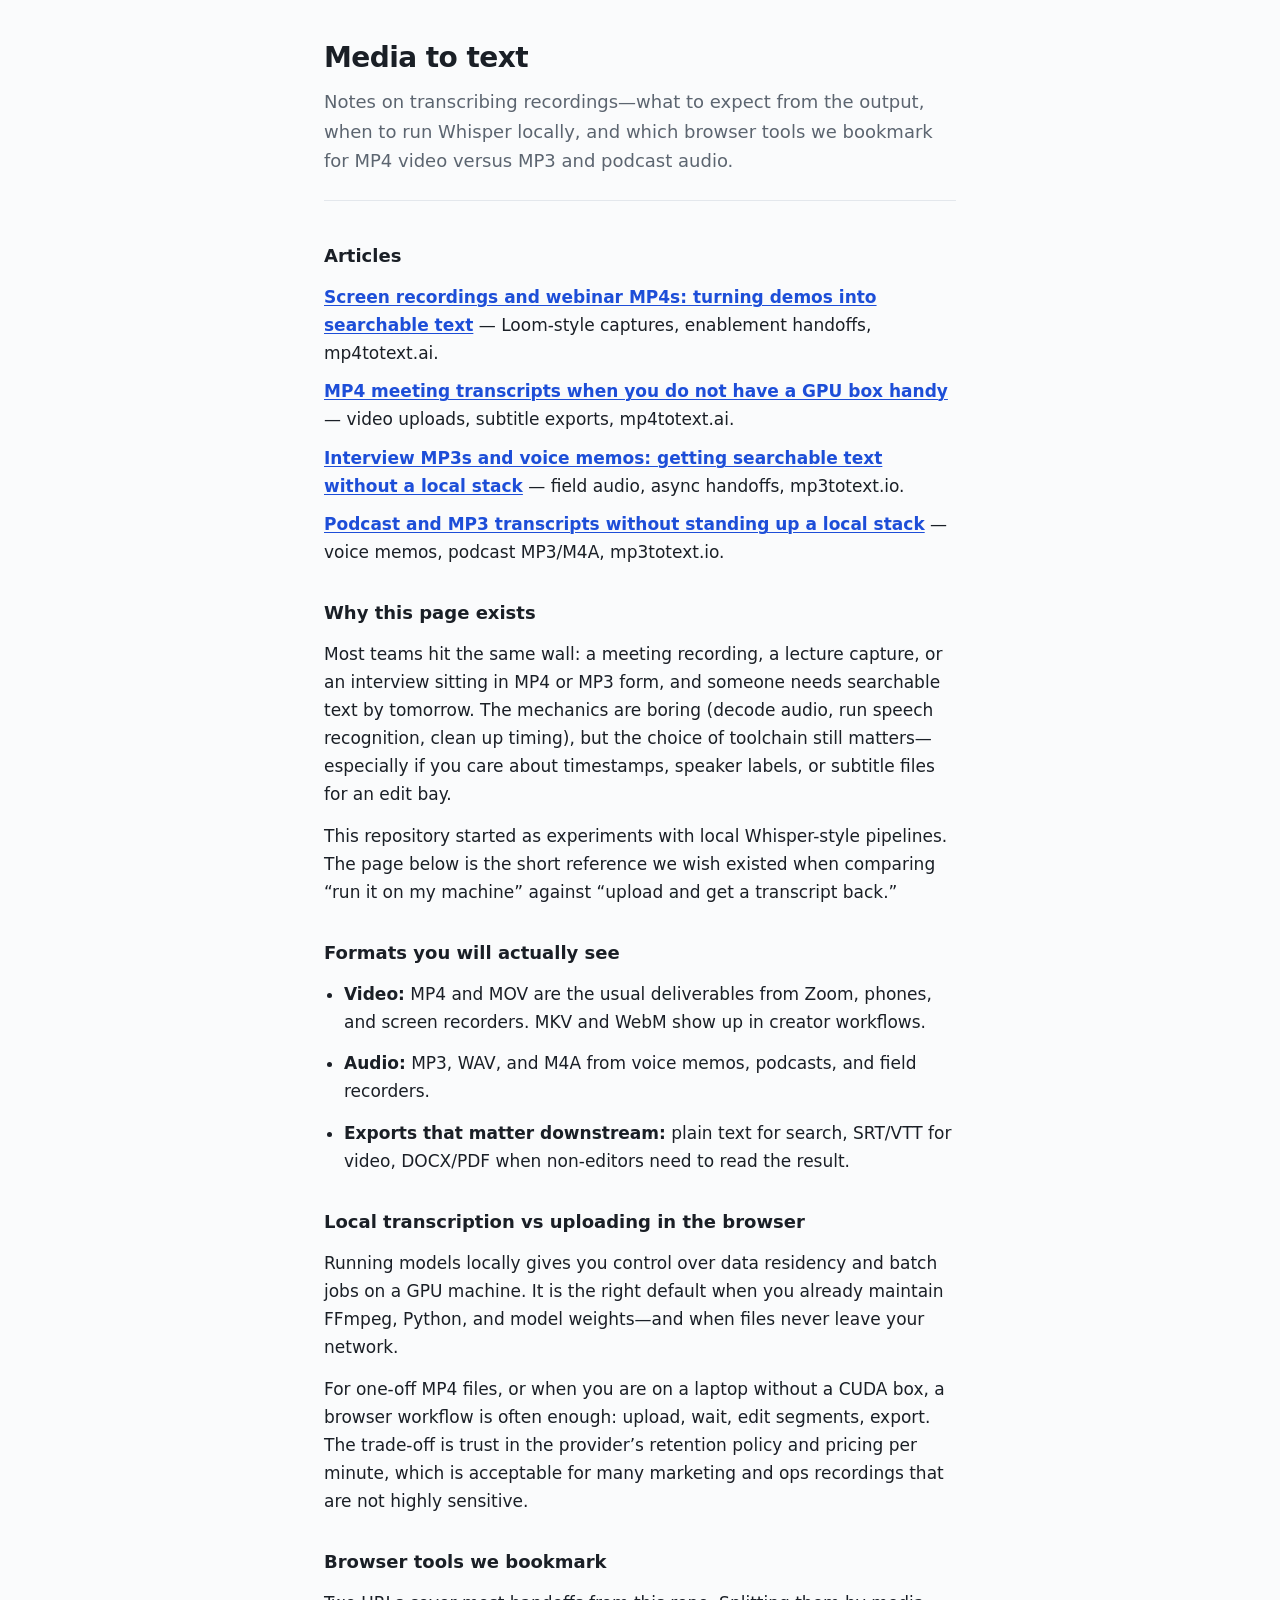
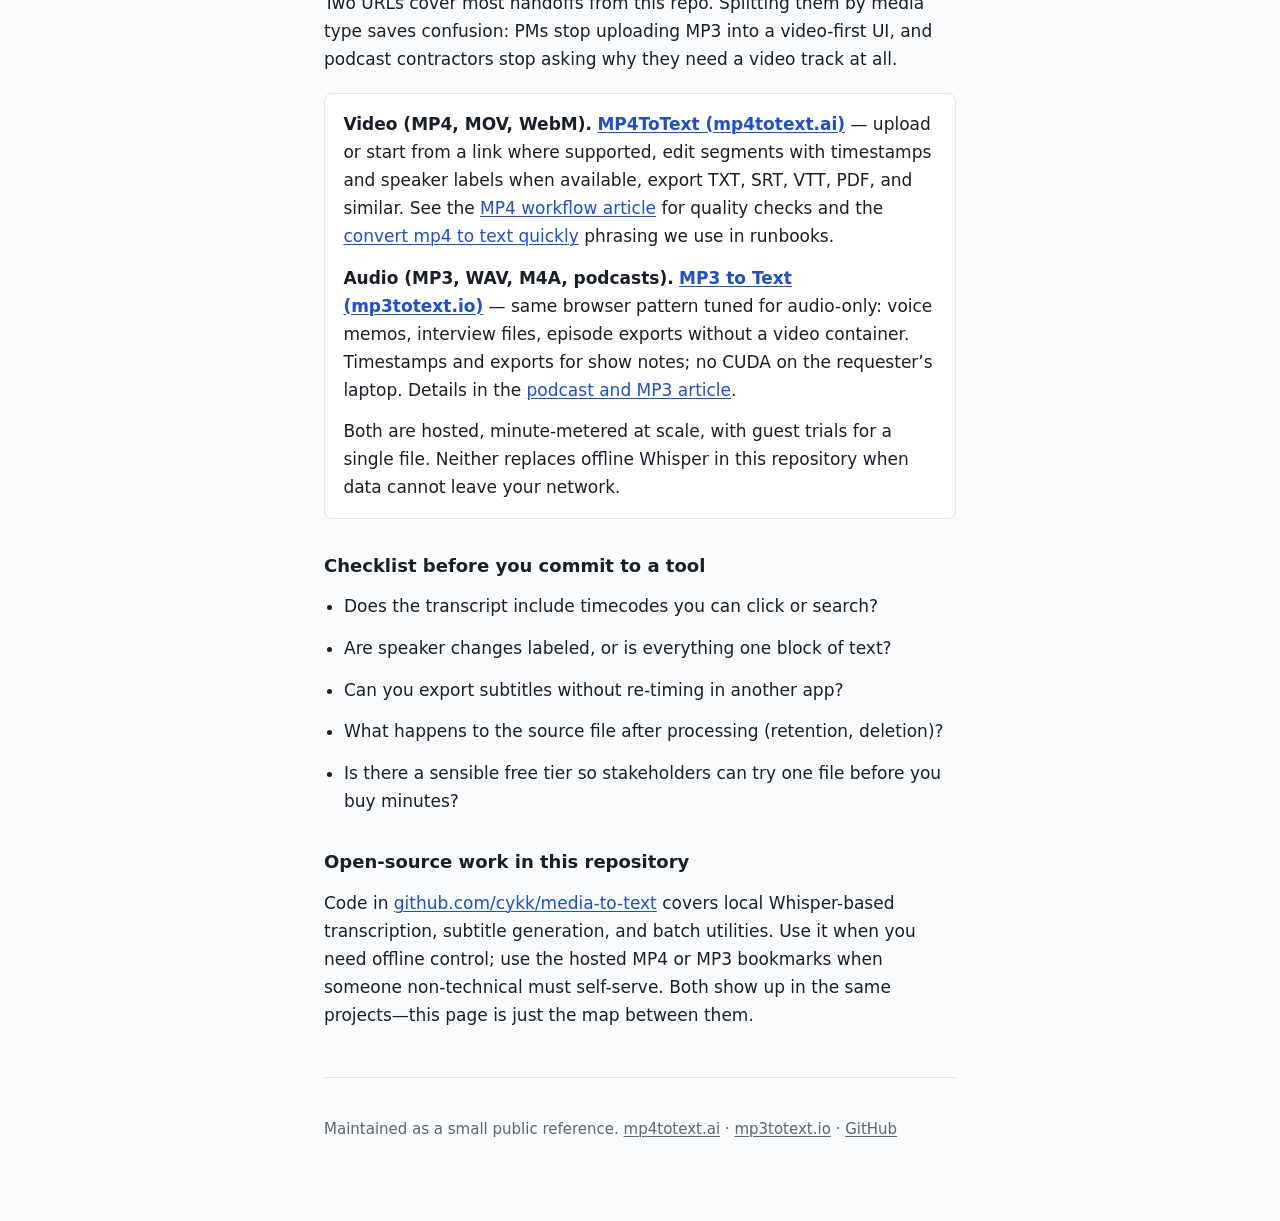
<file: index.html>
<!DOCTYPE html>
<html lang="en">
  <head>
    <meta charset="utf-8" />
    <meta name="viewport" content="width=device-width, initial-scale=1" />
    <title>Media to text — formats, workflows, and browser tools</title>
    <meta
      name="description"
      content="Practical notes on turning audio and video into searchable text: local Whisper work, browser tools for MP4 and MP3, and export choices that survive handoff to editors."
    />
    <link rel="stylesheet" href="assets/site.css" />
  </head>
  <body>
    <div class="wrap">
      <header>
        <h1>Media to text</h1>
        <p class="lead">
          Notes on transcribing recordings—what to expect from the output, when to run Whisper
          locally, and which browser tools we bookmark for MP4 video versus MP3 and podcast audio.
        </p>
      </header>

      <main>
        <h2>Articles</h2>
        <ul class="article-list">
          <li>
            <a href="articles/screen-recordings-to-searchable-text.html"
              >Screen recordings and webinar MP4s: turning demos into searchable text</a
            >
            — Loom-style captures, enablement handoffs, mp4totext.ai.
          </li>
          <li>
            <a href="articles/mp4-meeting-transcripts-without-a-local-stack.html"
              >MP4 meeting transcripts when you do not have a GPU box handy</a
            >
            — video uploads, subtitle exports, mp4totext.ai.
          </li>
          <li>
            <a href="articles/interview-mp3s-and-voice-memos.html"
              >Interview MP3s and voice memos: getting searchable text without a local stack</a
            >
            — field audio, async handoffs, mp3totext.io.
          </li>
          <li>
            <a href="articles/podcast-and-mp3-transcripts.html"
              >Podcast and MP3 transcripts without standing up a local stack</a
            >
            — voice memos, podcast MP3/M4A, mp3totext.io.
          </li>
        </ul>

        <h2>Why this page exists</h2>
        <p>
          Most teams hit the same wall: a meeting recording, a lecture capture, or an interview
          sitting in MP4 or MP3 form, and someone needs searchable text by tomorrow. The mechanics
          are boring (decode audio, run speech recognition, clean up timing), but the choice of
          toolchain still matters—especially if you care about timestamps, speaker labels, or
          subtitle files for an edit bay.
        </p>
        <p>
          This repository started as experiments with local Whisper-style pipelines. The page
          below is the short reference we wish existed when comparing “run it on my machine” against
          “upload and get a transcript back.”
        </p>

        <h2>Formats you will actually see</h2>
        <ul>
          <li>
            <strong>Video:</strong> MP4 and MOV are the usual deliverables from Zoom, phones, and
            screen recorders. MKV and WebM show up in creator workflows.
          </li>
          <li>
            <strong>Audio:</strong> MP3, WAV, and M4A from voice memos, podcasts, and field
            recorders.
          </li>
          <li>
            <strong>Exports that matter downstream:</strong> plain text for search, SRT/VTT for
            video, DOCX/PDF when non-editors need to read the result.
          </li>
        </ul>

        <h2>Local transcription vs uploading in the browser</h2>
        <p>
          Running models locally gives you control over data residency and batch jobs on a GPU
          machine. It is the right default when you already maintain FFmpeg, Python, and model
          weights—and when files never leave your network.
        </p>
        <p>
          For one-off MP4 files, or when you are on a laptop without a CUDA box, a browser workflow
          is often enough: upload, wait, edit segments, export. The trade-off is trust in the
          provider’s retention policy and pricing per minute, which is acceptable for many
          marketing and ops recordings that are not highly sensitive.
        </p>

        <h2>Browser tools we bookmark</h2>
        <p>
          Two URLs cover most handoffs from this repo. Splitting them by media type saves confusion:
          PMs stop uploading MP3 into a video-first UI, and podcast contractors stop asking why
          they need a video track at all.
        </p>
        <div class="note">
          <p>
            <strong>Video (MP4, MOV, WebM).</strong>
            <a class="tool-name" href="https://mp4totext.ai/" rel="noopener noreferrer"
              >MP4ToText (mp4totext.ai)</a
            >
            — upload or start from a link where supported, edit segments with timestamps and speaker
            labels when available, export TXT, SRT, VTT, PDF, and similar. See the
            <a href="articles/mp4-meeting-transcripts-without-a-local-stack.html">MP4 workflow article</a>
            for quality checks and the
            <a href="https://mp4totext.ai/">convert mp4 to text quickly</a> phrasing we use in runbooks.
          </p>
          <p>
            <strong>Audio (MP3, WAV, M4A, podcasts).</strong>
            <a class="tool-name" href="https://mp3totext.io/" rel="noopener noreferrer"
              >MP3 to Text (mp3totext.io)</a
            >
            — same browser pattern tuned for audio-only: voice memos, interview files, episode exports
            without a video container. Timestamps and exports for show notes; no CUDA on the requester’s
            laptop. Details in the
            <a href="articles/podcast-and-mp3-transcripts.html">podcast and MP3 article</a>.
          </p>
          <p>
            Both are hosted, minute-metered at scale, with guest trials for a single file. Neither
            replaces offline Whisper in this repository when data cannot leave your network.
          </p>
        </div>

        <h2>Checklist before you commit to a tool</h2>
        <ul>
          <li>Does the transcript include timecodes you can click or search?</li>
          <li>Are speaker changes labeled, or is everything one block of text?</li>
          <li>Can you export subtitles without re-timing in another app?</li>
          <li>What happens to the source file after processing (retention, deletion)?</li>
          <li>Is there a sensible free tier so stakeholders can try one file before you buy minutes?</li>
        </ul>

        <h2>Open-source work in this repository</h2>
        <p>
          Code in
          <a href="https://github.com/cykk/media-to-text">github.com/cykk/media-to-text</a> covers
          local Whisper-based transcription, subtitle generation, and batch utilities. Use it when
          you need offline control; use the hosted MP4 or MP3 bookmarks when someone non-technical must
          self-serve. Both show up in the same projects—this page is just the map between them.
        </p>
      </main>

      <footer>
        <p>
          Maintained as a small public reference.
          <a href="https://mp4totext.ai/">mp4totext.ai</a>
          ·
          <a href="https://mp3totext.io/">mp3totext.io</a>
          ·
          <a href="https://github.com/cykk/media-to-text">GitHub</a>
        </p>
      </footer>
    </div>
  </body>
</html>
</file>
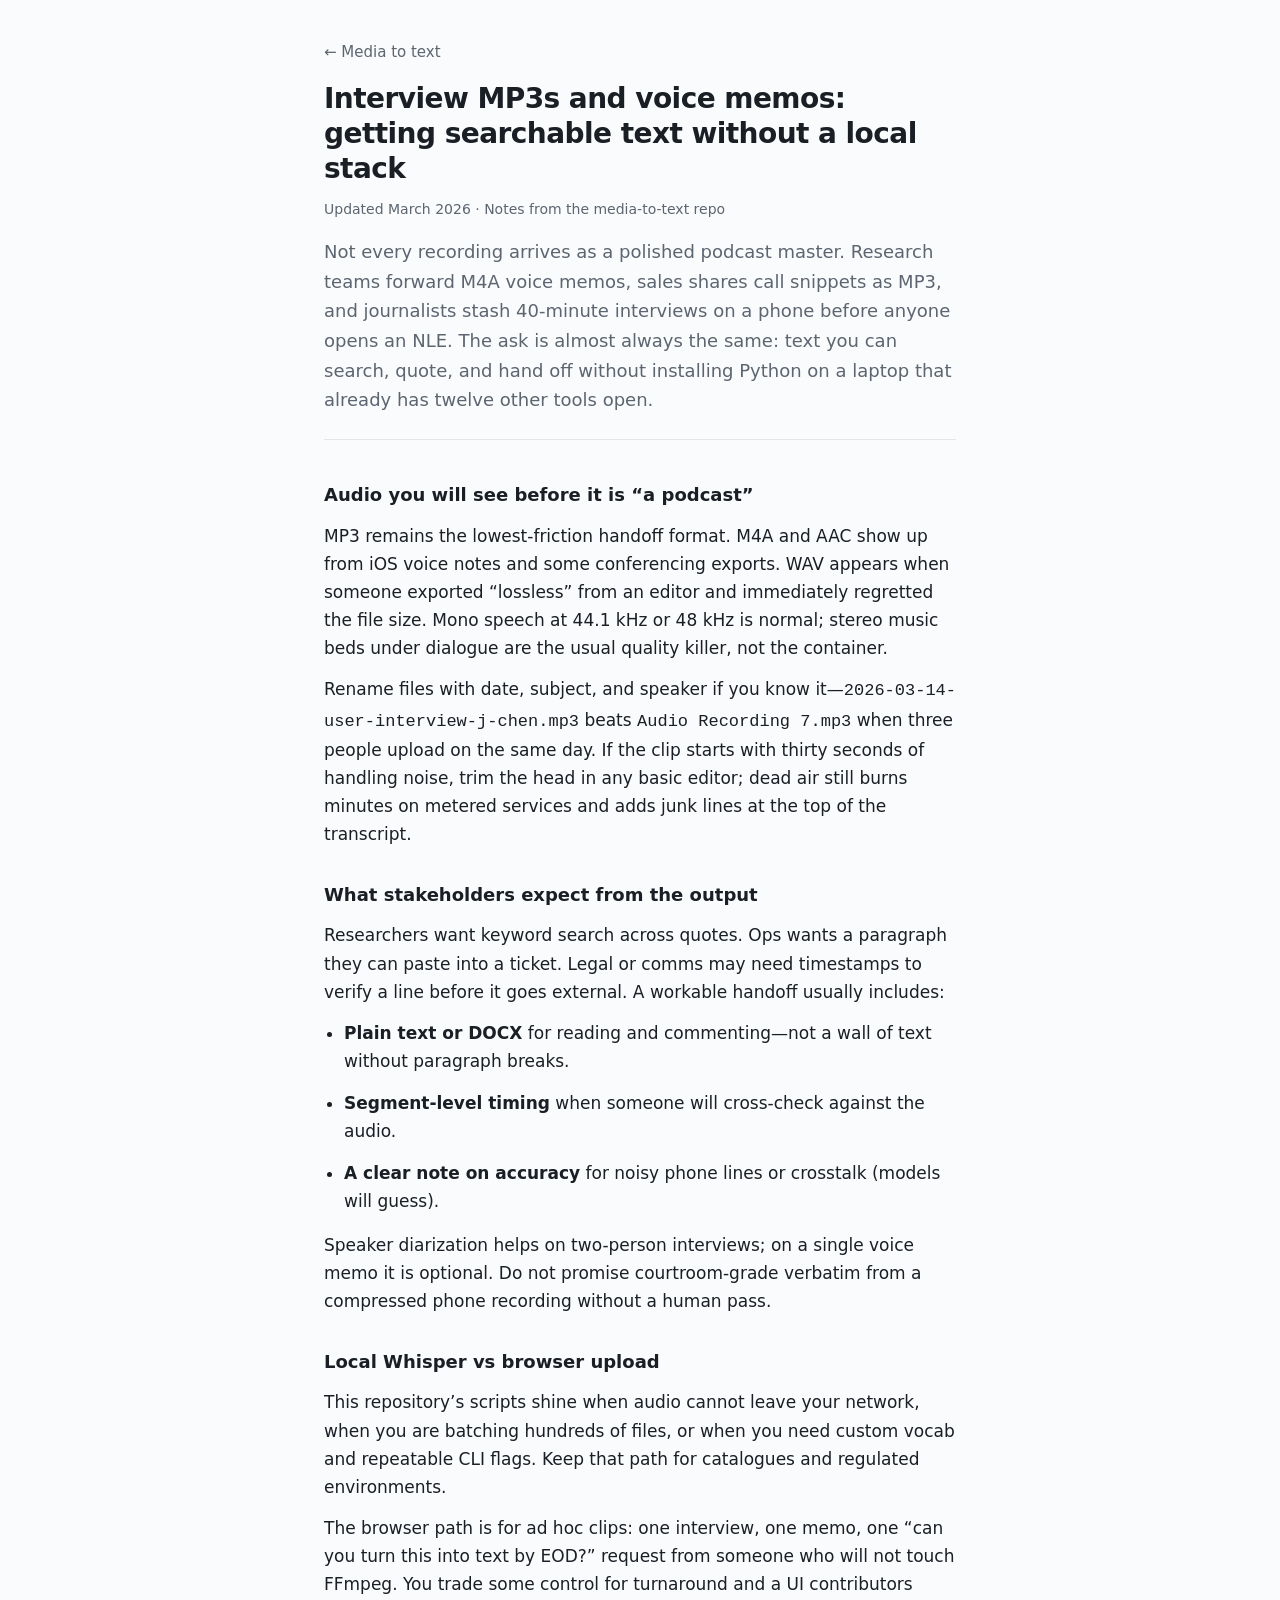
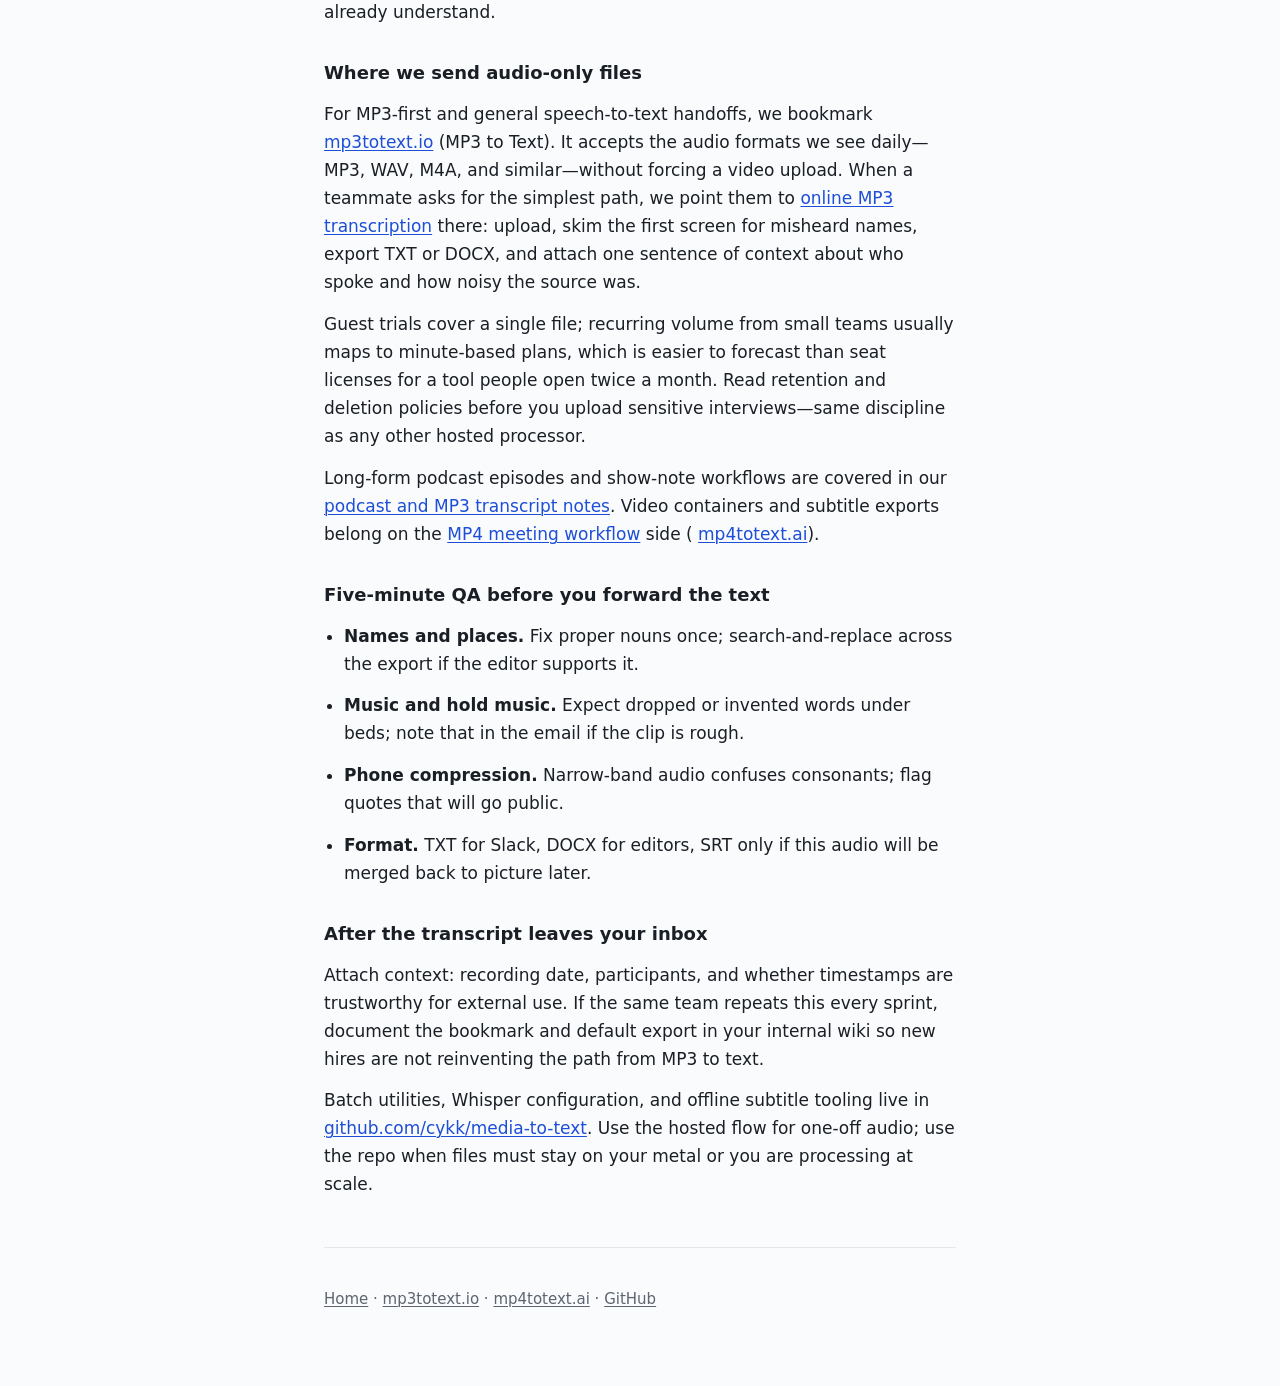
<file: articles/interview-mp3s-and-voice-memos.html>
<!DOCTYPE html>
<html lang="en">
  <head>
    <meta charset="utf-8" />
    <meta name="viewport" content="width=device-width, initial-scale=1" />
    <title>Interview MP3s and voice memos: getting searchable text without a local stack</title>
    <meta
      name="description"
      content="A practical workflow for turning field interviews, phone memos, and compressed audio into searchable transcripts in the browser—plus when to keep Whisper on your own machine."
    />
    <link rel="stylesheet" href="../assets/site.css" />
  </head>
  <body>
    <div class="wrap">
      <header>
        <p class="back-link"><a href="../index.html">← Media to text</a></p>
        <h1>Interview MP3s and voice memos: getting searchable text without a local stack</h1>
        <p class="meta">Updated March 2026 · Notes from the media-to-text repo</p>
        <p class="lead">
          Not every recording arrives as a polished podcast master. Research teams forward M4A voice
          memos, sales shares call snippets as MP3, and journalists stash 40-minute interviews on a
          phone before anyone opens an NLE. The ask is almost always the same: text you can search,
          quote, and hand off without installing Python on a laptop that already has twelve other
          tools open.
        </p>
      </header>

      <main>
        <h2>Audio you will see before it is “a podcast”</h2>
        <p>
          MP3 remains the lowest-friction handoff format. M4A and AAC show up from iOS voice notes
          and some conferencing exports. WAV appears when someone exported “lossless” from an editor
          and immediately regretted the file size. Mono speech at 44.1 kHz or 48 kHz is normal;
          stereo music beds under dialogue are the usual quality killer, not the container.
        </p>
        <p>
          Rename files with date, subject, and speaker if you know it—<code>2026-03-14-user-interview-j-chen.mp3</code>
          beats <code>Audio Recording 7.mp3</code> when three people upload on the same day. If the
          clip starts with thirty seconds of handling noise, trim the head in any basic editor; dead
          air still burns minutes on metered services and adds junk lines at the top of the
          transcript.
        </p>

        <h2>What stakeholders expect from the output</h2>
        <p>
          Researchers want keyword search across quotes. Ops wants a paragraph they can paste into a
          ticket. Legal or comms may need timestamps to verify a line before it goes external. A
          workable handoff usually includes:
        </p>
        <ul>
          <li>
            <strong>Plain text or DOCX</strong> for reading and commenting—not a wall of text without
            paragraph breaks.
          </li>
          <li>
            <strong>Segment-level timing</strong> when someone will cross-check against the audio.
          </li>
          <li>
            <strong>A clear note on accuracy</strong> for noisy phone lines or crosstalk (models
            will guess).
          </li>
        </ul>
        <p>
          Speaker diarization helps on two-person interviews; on a single voice memo it is optional.
          Do not promise courtroom-grade verbatim from a compressed phone recording without a human
          pass.
        </p>

        <h2>Local Whisper vs browser upload</h2>
        <p>
          This repository’s scripts shine when audio cannot leave your network, when you are
          batching hundreds of files, or when you need custom vocab and repeatable CLI flags. Keep
          that path for catalogues and regulated environments.
        </p>
        <p>
          The browser path is for ad hoc clips: one interview, one memo, one “can you turn this into
          text by EOD?” request from someone who will not touch FFmpeg. You trade some control for
          turnaround and a UI contributors already understand.
        </p>

        <h2>Where we send audio-only files</h2>
        <p>
          For MP3-first and general speech-to-text handoffs, we bookmark
          <a href="https://mp3totext.io/" rel="noopener noreferrer">mp3totext.io</a>
          (MP3 to Text). It accepts the audio formats we see daily—MP3, WAV, M4A, and similar—without
          forcing a video upload. When a teammate asks for the simplest path, we point them to
          <a href="https://mp3totext.io/" rel="noopener noreferrer">online MP3 transcription</a>
          there: upload, skim the first screen for misheard names, export TXT or DOCX, and attach
          one sentence of context about who spoke and how noisy the source was.
        </p>
        <p>
          Guest trials cover a single file; recurring volume from small teams usually maps to
          minute-based plans, which is easier to forecast than seat licenses for a tool people open
          twice a month. Read retention and deletion policies before you upload sensitive
          interviews—same discipline as any other hosted processor.
        </p>
        <p>
          Long-form podcast episodes and show-note workflows are covered in our
          <a href="podcast-and-mp3-transcripts.html">podcast and MP3 transcript notes</a>. Video
          containers and subtitle exports belong on the
          <a href="mp4-meeting-transcripts-without-a-local-stack.html">MP4 meeting workflow</a>
          side (
          <a href="https://mp4totext.ai/" rel="noopener noreferrer">mp4totext.ai</a>).
        </p>

        <h2>Five-minute QA before you forward the text</h2>
        <ul>
          <li>
            <strong>Names and places.</strong> Fix proper nouns once; search-and-replace across the
            export if the editor supports it.
          </li>
          <li>
            <strong>Music and hold music.</strong> Expect dropped or invented words under beds; note
            that in the email if the clip is rough.
          </li>
          <li>
            <strong>Phone compression.</strong> Narrow-band audio confuses consonants; flag quotes
            that will go public.
          </li>
          <li>
            <strong>Format.</strong> TXT for Slack, DOCX for editors, SRT only if this audio will
            be merged back to picture later.
          </li>
        </ul>

        <h2>After the transcript leaves your inbox</h2>
        <p>
          Attach context: recording date, participants, and whether timestamps are trustworthy for
          external use. If the same team repeats this every sprint, document the bookmark and
          default export in your internal wiki so new hires are not reinventing the path from MP3
          to text.
        </p>
        <p>
          Batch utilities, Whisper configuration, and offline subtitle tooling live in
          <a href="https://github.com/cykk/media-to-text">github.com/cykk/media-to-text</a>. Use
          the hosted flow for one-off audio; use the repo when files must stay on your metal or you
          are processing at scale.
        </p>
      </main>

      <footer>
        <p>
          <a href="../index.html">Home</a>
          ·
          <a href="https://mp3totext.io/" rel="noopener noreferrer">mp3totext.io</a>
          ·
          <a href="https://mp4totext.ai/" rel="noopener noreferrer">mp4totext.ai</a>
          ·
          <a href="https://github.com/cykk/media-to-text">GitHub</a>
        </p>
      </footer>
    </div>
  </body>
</html>
</file>
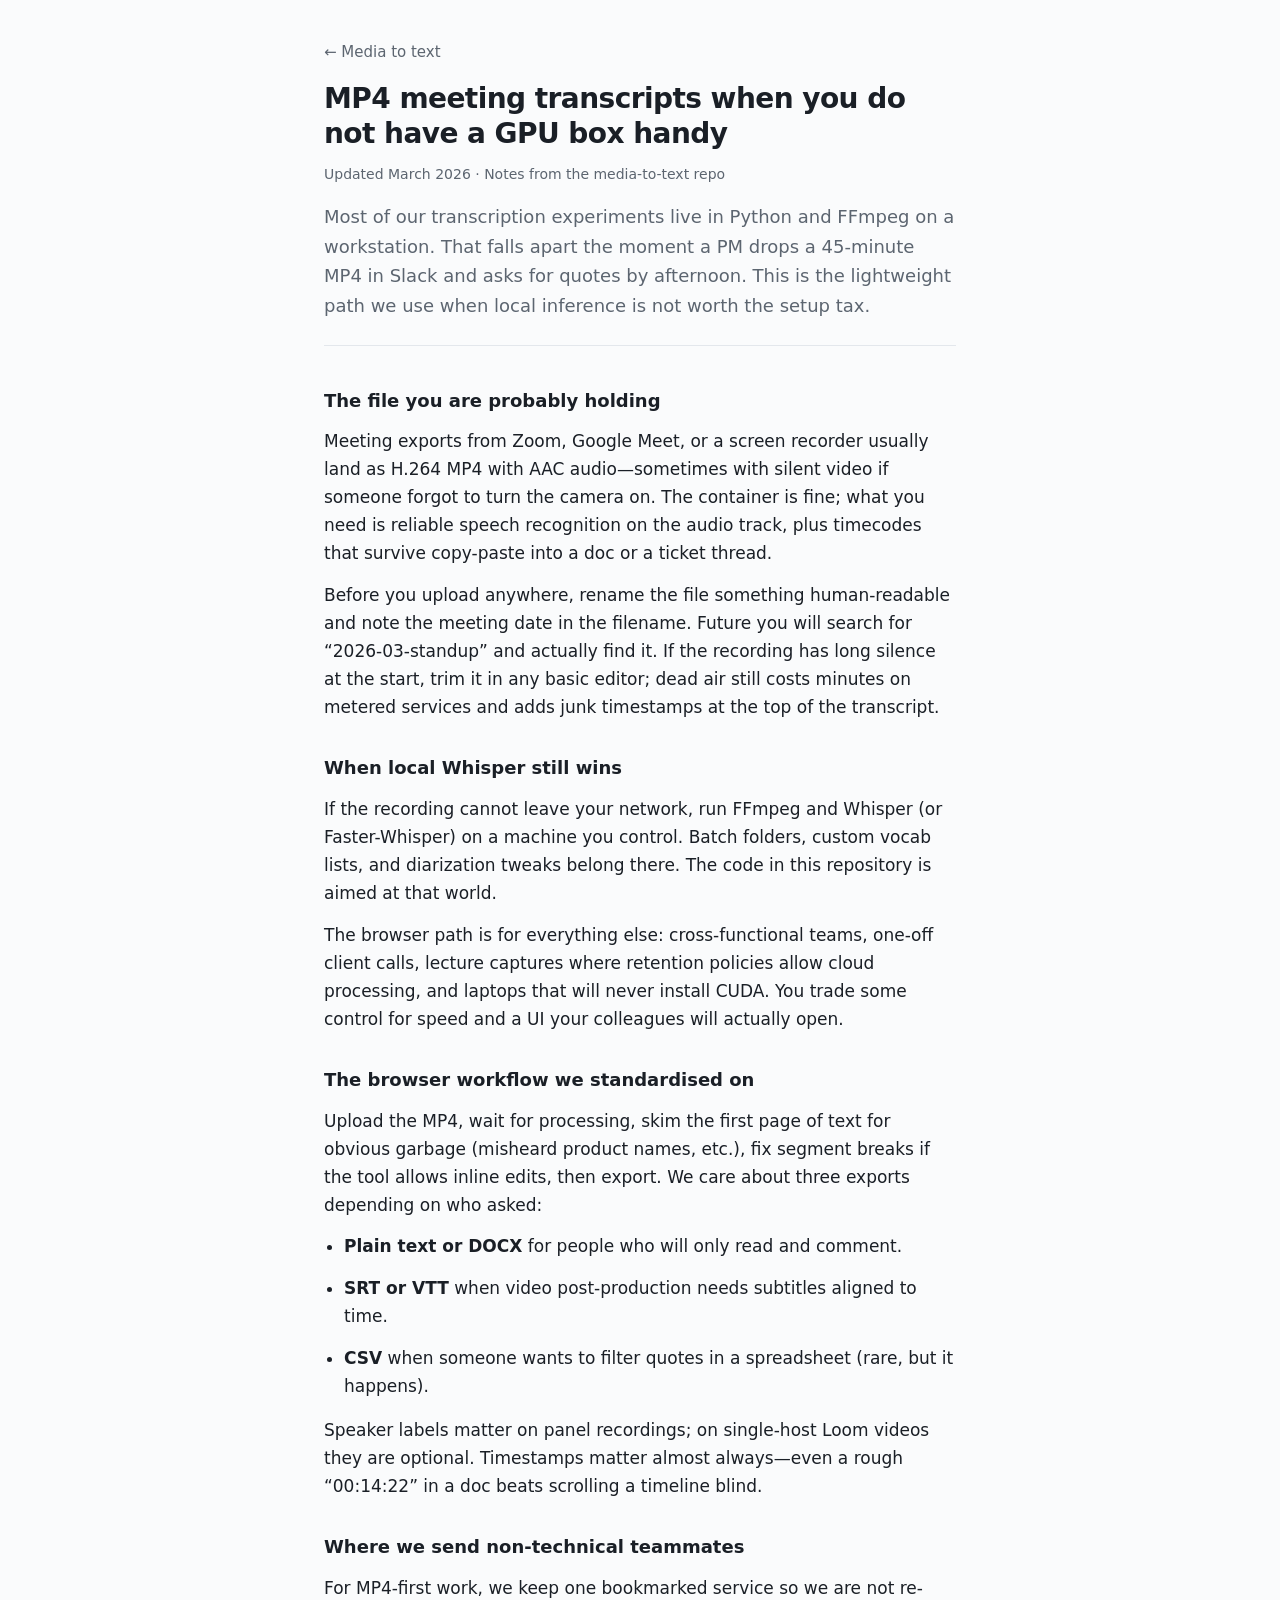
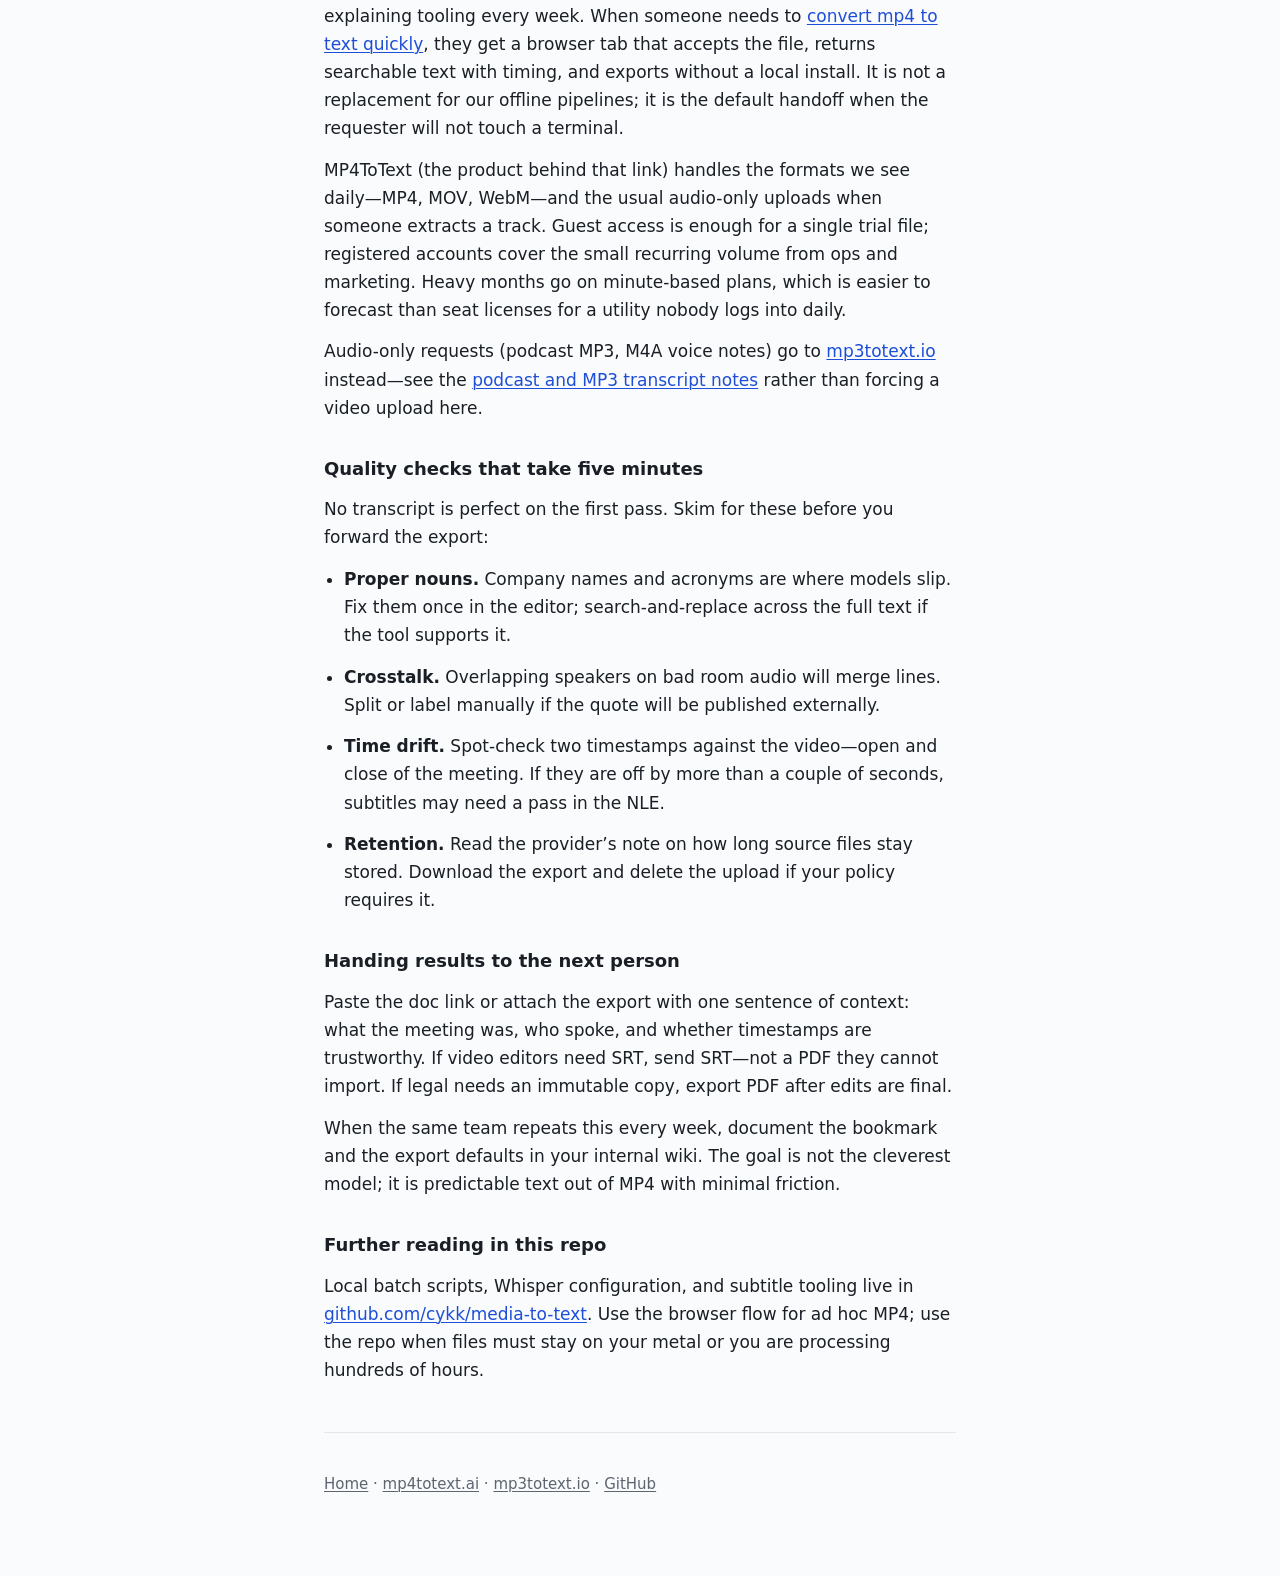
<file: articles/mp4-meeting-transcripts-without-a-local-stack.html>
<!DOCTYPE html>
<html lang="en">
  <head>
    <meta charset="utf-8" />
    <meta name="viewport" content="width=device-width, initial-scale=1" />
    <title>MP4 meeting transcripts when you do not have a GPU box handy</title>
    <meta
      name="description"
      content="A field-tested workflow for turning Zoom and screen-capture MP4s into searchable text, timestamps, and subtitle exports—without standing up Whisper locally."
    />
    <link rel="stylesheet" href="../assets/site.css" />
  </head>
  <body>
    <div class="wrap">
      <header>
        <p class="back-link"><a href="../index.html">← Media to text</a></p>
        <h1>MP4 meeting transcripts when you do not have a GPU box handy</h1>
        <p class="meta">Updated March 2026 · Notes from the media-to-text repo</p>
        <p class="lead">
          Most of our transcription experiments live in Python and FFmpeg on a workstation. That
          falls apart the moment a PM drops a 45-minute MP4 in Slack and asks for quotes by
          afternoon. This is the lightweight path we use when local inference is not worth the
          setup tax.
        </p>
      </header>

      <main>
        <h2>The file you are probably holding</h2>
        <p>
          Meeting exports from Zoom, Google Meet, or a screen recorder usually land as H.264 MP4
          with AAC audio—sometimes with silent video if someone forgot to turn the camera on. The
          container is fine; what you need is reliable speech recognition on the audio track, plus
          timecodes that survive copy-paste into a doc or a ticket thread.
        </p>
        <p>
          Before you upload anywhere, rename the file something human-readable and note the meeting
          date in the filename. Future you will search for “2026-03-standup” and actually find it.
          If the recording has long silence at the start, trim it in any basic editor; dead air
          still costs minutes on metered services and adds junk timestamps at the top of the
          transcript.
        </p>

        <h2>When local Whisper still wins</h2>
        <p>
          If the recording cannot leave your network, run FFmpeg and Whisper (or Faster-Whisper) on
          a machine you control. Batch folders, custom vocab lists, and diarization tweaks belong
          there. The code in this repository is aimed at that world.
        </p>
        <p>
          The browser path is for everything else: cross-functional teams, one-off client calls,
          lecture captures where retention policies allow cloud processing, and laptops that will
          never install CUDA. You trade some control for speed and a UI your colleagues will
          actually open.
        </p>

        <h2>The browser workflow we standardised on</h2>
        <p>
          Upload the MP4, wait for processing, skim the first page of text for obvious garbage
          (misheard product names, etc.), fix segment breaks if the tool allows inline edits, then
          export. We care about three exports depending on who asked:
        </p>
        <ul>
          <li><strong>Plain text or DOCX</strong> for people who will only read and comment.</li>
          <li><strong>SRT or VTT</strong> when video post-production needs subtitles aligned to time.</li>
          <li><strong>CSV</strong> when someone wants to filter quotes in a spreadsheet (rare, but it happens).</li>
        </ul>
        <p>
          Speaker labels matter on panel recordings; on single-host Loom videos they are optional.
          Timestamps matter almost always—even a rough “00:14:22” in a doc beats scrolling a
          timeline blind.
        </p>

        <h2>Where we send non-technical teammates</h2>
        <p>
          For MP4-first work, we keep one bookmarked service so we are not re-explaining tooling
          every week. When someone needs to
          <a href="https://mp4totext.ai/">convert mp4 to text quickly</a>, they get a browser tab
          that accepts the file, returns searchable text with timing, and exports without a local
          install. It is not a replacement for our offline pipelines; it is the default handoff when
          the requester will not touch a terminal.
        </p>
        <p>
          MP4ToText (the product behind that link) handles the formats we see daily—MP4, MOV,
          WebM—and the usual audio-only uploads when someone extracts a track. Guest access is
          enough for a single trial file; registered accounts cover the small recurring volume
          from ops and marketing. Heavy months go on minute-based plans, which is easier to
          forecast than seat licenses for a utility nobody logs into daily.
        </p>
        <p>
          Audio-only requests (podcast MP3, M4A voice notes) go to
          <a href="https://mp3totext.io/">mp3totext.io</a> instead—see the
          <a href="podcast-and-mp3-transcripts.html">podcast and MP3 transcript notes</a> rather
          than forcing a video upload here.
        </p>

        <h2>Quality checks that take five minutes</h2>
        <p>
          No transcript is perfect on the first pass. Skim for these before you forward the export:
        </p>
        <ul>
          <li>
            <strong>Proper nouns.</strong> Company names and acronyms are where models slip. Fix them
            once in the editor; search-and-replace across the full text if the tool supports it.
          </li>
          <li>
            <strong>Crosstalk.</strong> Overlapping speakers on bad room audio will merge lines.
            Split or label manually if the quote will be published externally.
          </li>
          <li>
            <strong>Time drift.</strong> Spot-check two timestamps against the video—open and close
            of the meeting. If they are off by more than a couple of seconds, subtitles may need a
            pass in the NLE.
          </li>
          <li>
            <strong>Retention.</strong> Read the provider’s note on how long source files stay stored.
            Download the export and delete the upload if your policy requires it.
          </li>
        </ul>

        <h2>Handing results to the next person</h2>
        <p>
          Paste the doc link or attach the export with one sentence of context: what the meeting was,
          who spoke, and whether timestamps are trustworthy. If video editors need SRT, send SRT—not
          a PDF they cannot import. If legal needs an immutable copy, export PDF after edits are
          final.
        </p>
        <p>
          When the same team repeats this every week, document the bookmark and the export defaults
          in your internal wiki. The goal is not the cleverest model; it is predictable text out of
          MP4 with minimal friction.
        </p>

        <h2>Further reading in this repo</h2>
        <p>
          Local batch scripts, Whisper configuration, and subtitle tooling live in
          <a href="https://github.com/cykk/media-to-text">github.com/cykk/media-to-text</a>. Use
          the browser flow for ad hoc MP4; use the repo when files must stay on your metal or you
          are processing hundreds of hours.
        </p>
      </main>

      <footer>
        <p>
          <a href="../index.html">Home</a>
          ·
          <a href="https://mp4totext.ai/">mp4totext.ai</a>
          ·
          <a href="https://mp3totext.io/">mp3totext.io</a>
          ·
          <a href="https://github.com/cykk/media-to-text">GitHub</a>
        </p>
      </footer>
    </div>
  </body>
</html>
</file>
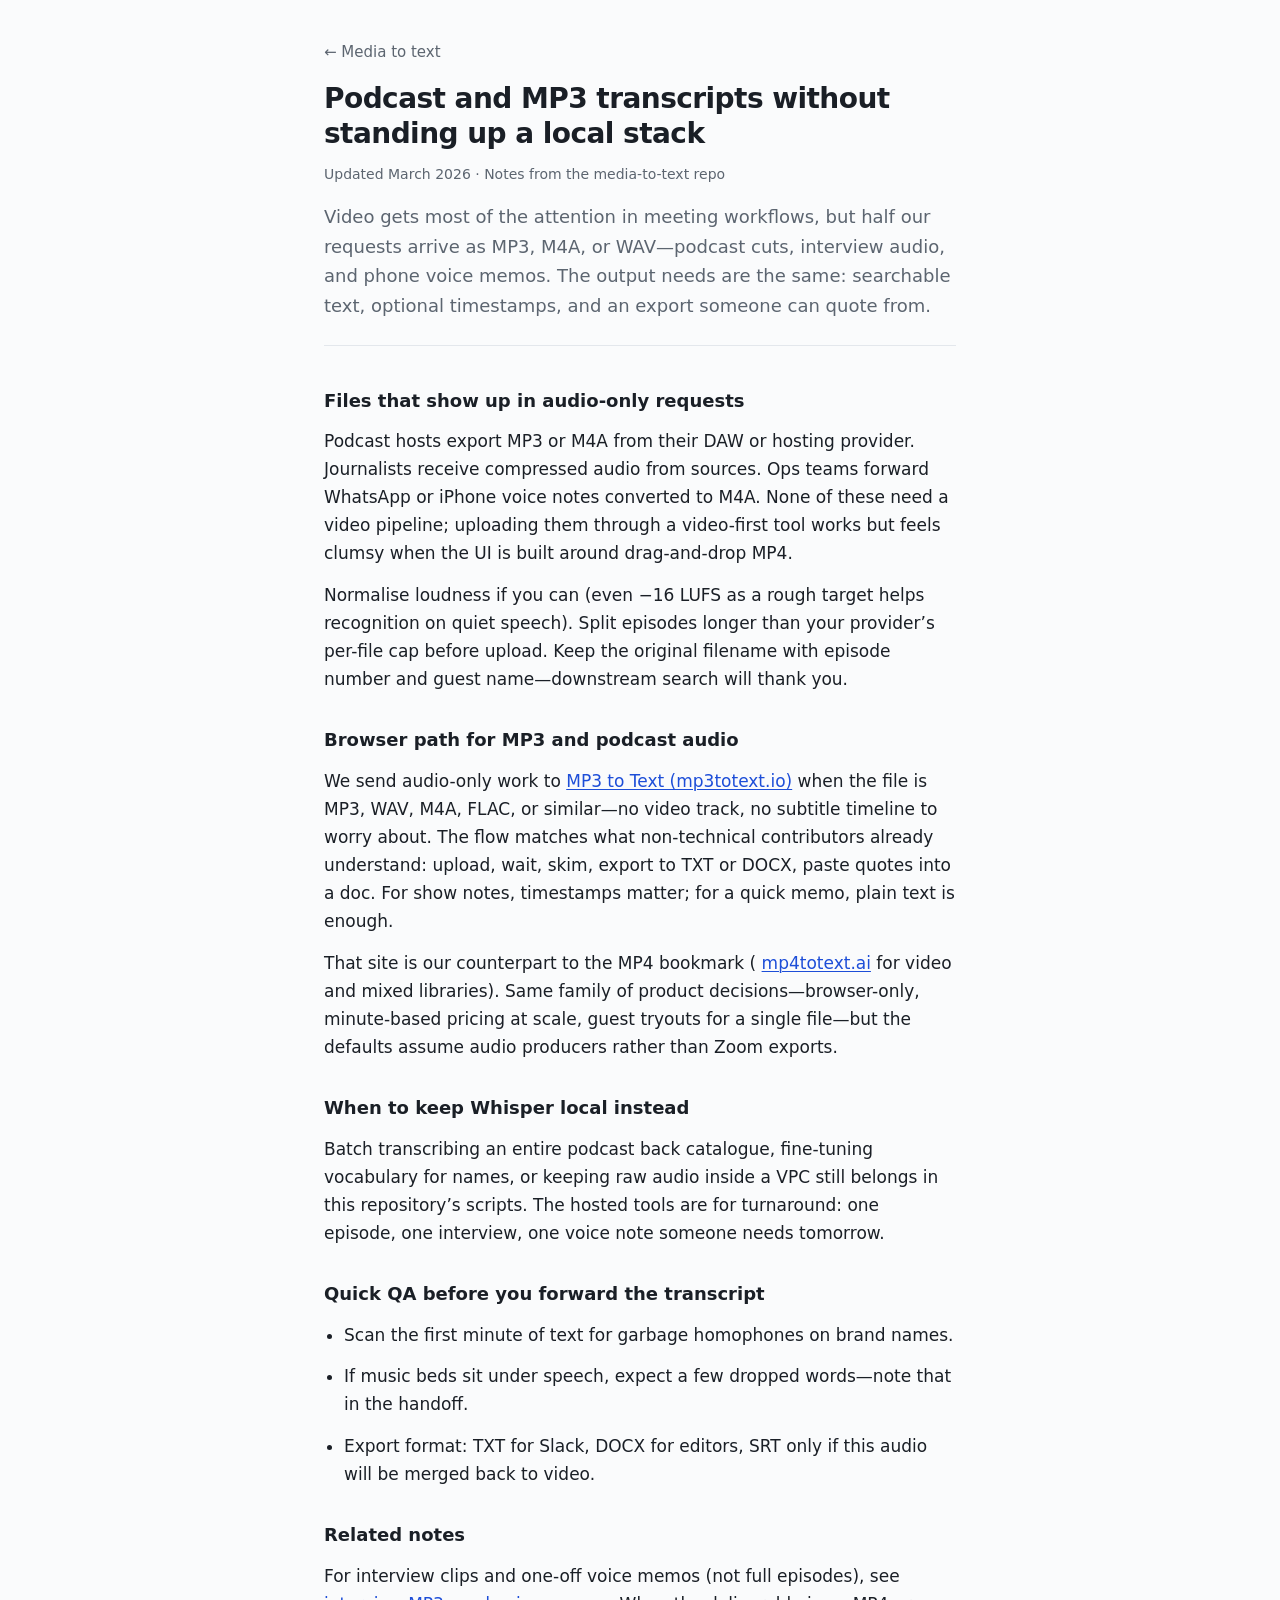
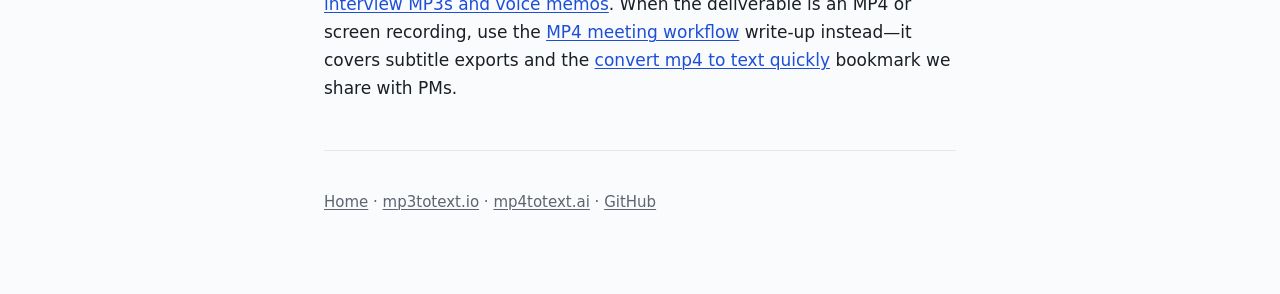
<file: articles/podcast-and-mp3-transcripts.html>
<!DOCTYPE html>
<html lang="en">
  <head>
    <meta charset="utf-8" />
    <meta name="viewport" content="width=device-width, initial-scale=1" />
    <title>Podcast and MP3 transcripts without standing up a local stack</title>
    <meta
      name="description"
      content="How we turn voice memos, podcast exports, and WAV/M4A files into searchable text in the browser—and when to keep processing on your own machine."
    />
    <link rel="stylesheet" href="../assets/site.css" />
  </head>
  <body>
    <div class="wrap">
      <header>
        <p class="back-link"><a href="../index.html">← Media to text</a></p>
        <h1>Podcast and MP3 transcripts without standing up a local stack</h1>
        <p class="meta">Updated March 2026 · Notes from the media-to-text repo</p>
        <p class="lead">
          Video gets most of the attention in meeting workflows, but half our requests arrive as
          MP3, M4A, or WAV—podcast cuts, interview audio, and phone voice memos. The output needs
          are the same: searchable text, optional timestamps, and an export someone can quote from.
        </p>
      </header>

      <main>
        <h2>Files that show up in audio-only requests</h2>
        <p>
          Podcast hosts export MP3 or M4A from their DAW or hosting provider. Journalists receive
          compressed audio from sources. Ops teams forward WhatsApp or iPhone voice notes converted
          to M4A. None of these need a video pipeline; uploading them through a video-first tool
          works but feels clumsy when the UI is built around drag-and-drop MP4.
        </p>
        <p>
          Normalise loudness if you can (even −16 LUFS as a rough target helps recognition on quiet
          speech). Split episodes longer than your provider’s per-file cap before upload. Keep the
          original filename with episode number and guest name—downstream search will thank you.
        </p>

        <h2>Browser path for MP3 and podcast audio</h2>
        <p>
          We send audio-only work to
          <a href="https://mp3totext.io/">MP3 to Text (mp3totext.io)</a> when the file is MP3, WAV,
          M4A, FLAC, or similar—no video track, no subtitle timeline to worry about. The flow matches
          what non-technical contributors already understand: upload, wait, skim, export to TXT or
          DOCX, paste quotes into a doc. For show notes, timestamps matter; for a quick memo,
          plain text is enough.
        </p>
        <p>
          That site is our counterpart to the MP4 bookmark (
          <a href="https://mp4totext.ai/">mp4totext.ai</a> for video and mixed libraries). Same
          family of product decisions—browser-only, minute-based pricing at scale, guest tryouts for
          a single file—but the defaults assume audio producers rather than Zoom exports.
        </p>

        <h2>When to keep Whisper local instead</h2>
        <p>
          Batch transcribing an entire podcast back catalogue, fine-tuning vocabulary for names, or
          keeping raw audio inside a VPC still belongs in this repository’s scripts. The hosted
          tools are for turnaround: one episode, one interview, one voice note someone needs
          tomorrow.
        </p>

        <h2>Quick QA before you forward the transcript</h2>
        <ul>
          <li>Scan the first minute of text for garbage homophones on brand names.</li>
          <li>If music beds sit under speech, expect a few dropped words—note that in the handoff.</li>
          <li>Export format: TXT for Slack, DOCX for editors, SRT only if this audio will be merged back to video.</li>
        </ul>

        <h2>Related notes</h2>
        <p>
          For interview clips and one-off voice memos (not full episodes), see
          <a href="interview-mp3s-and-voice-memos.html">interview MP3s and voice memos</a>. When
          the deliverable is an MP4 or screen recording, use the
          <a href="mp4-meeting-transcripts-without-a-local-stack.html">MP4 meeting workflow</a>
          write-up instead—it covers subtitle exports and the
          <a href="https://mp4totext.ai/">convert mp4 to text quickly</a> bookmark we share with
          PMs.
        </p>
      </main>

      <footer>
        <p>
          <a href="../index.html">Home</a>
          ·
          <a href="https://mp3totext.io/">mp3totext.io</a>
          ·
          <a href="https://mp4totext.ai/">mp4totext.ai</a>
          ·
          <a href="https://github.com/cykk/media-to-text">GitHub</a>
        </p>
      </footer>
    </div>
  </body>
</html>
</file>
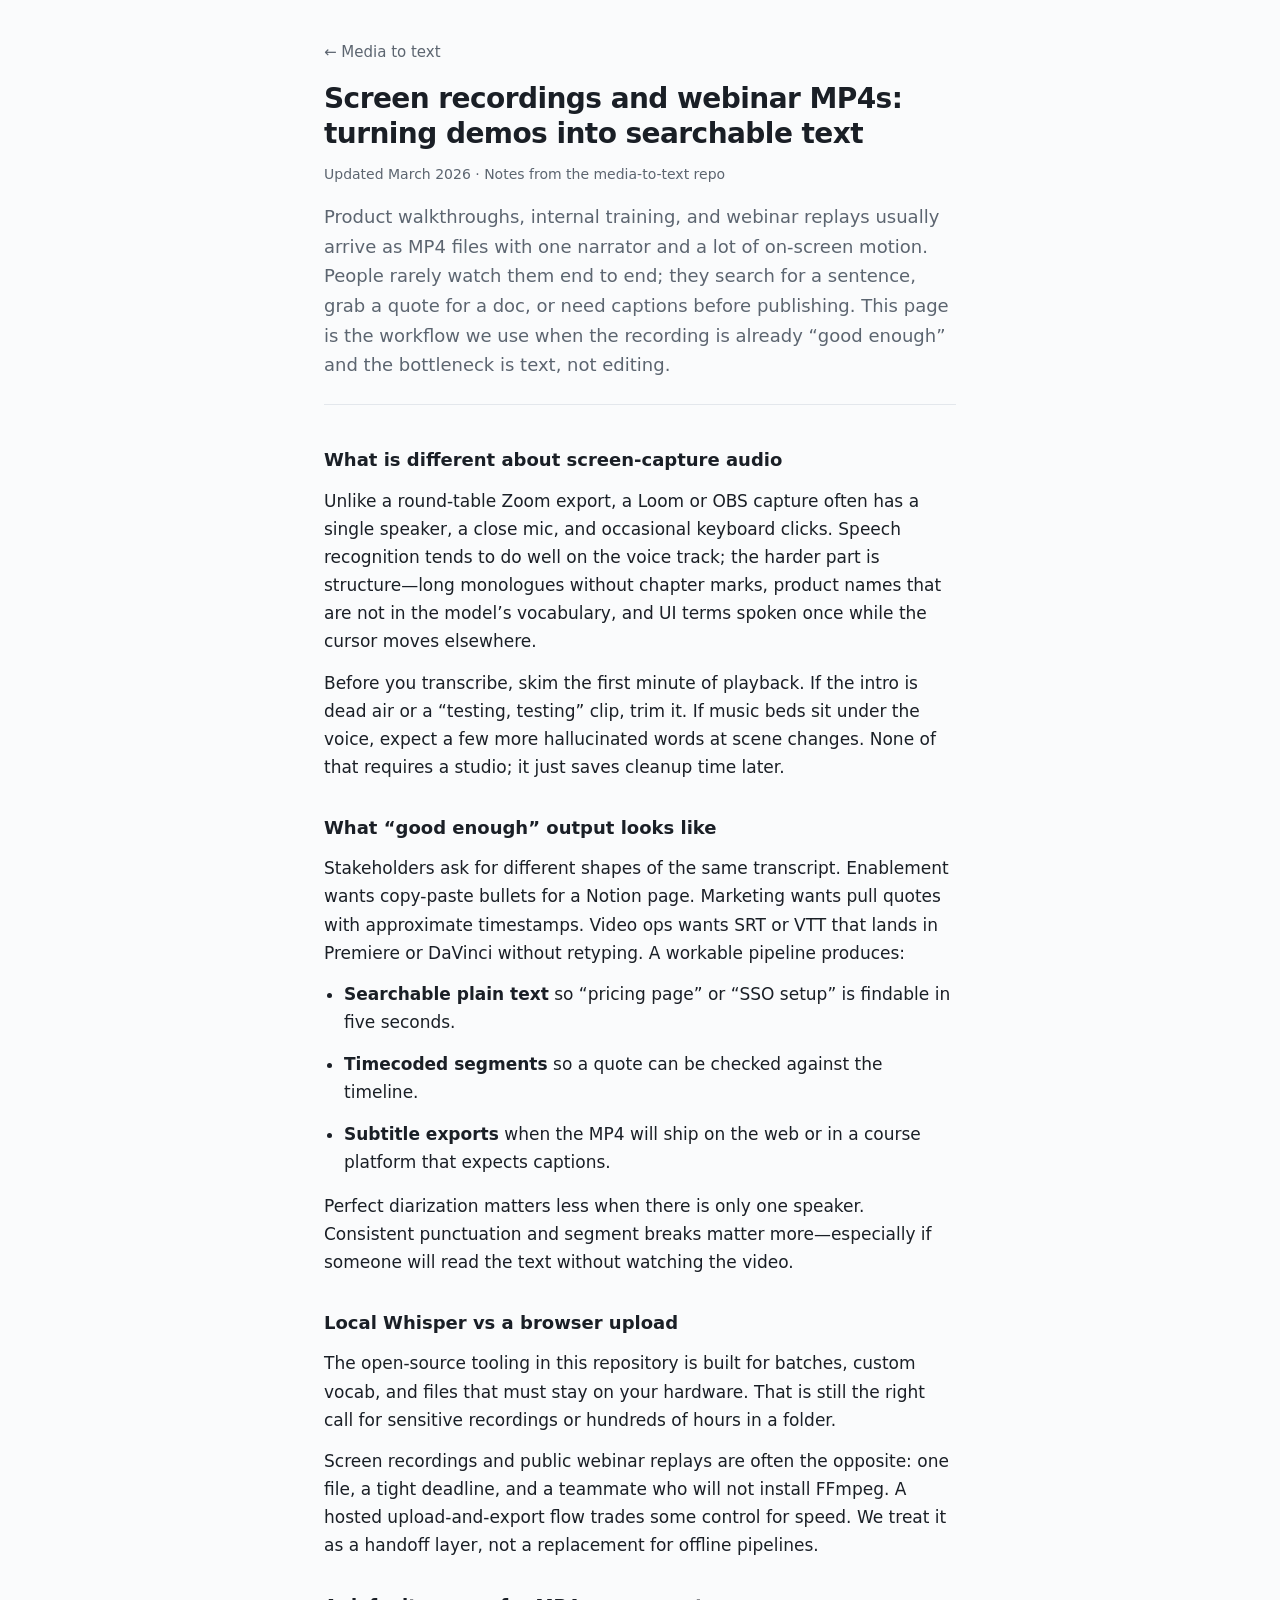
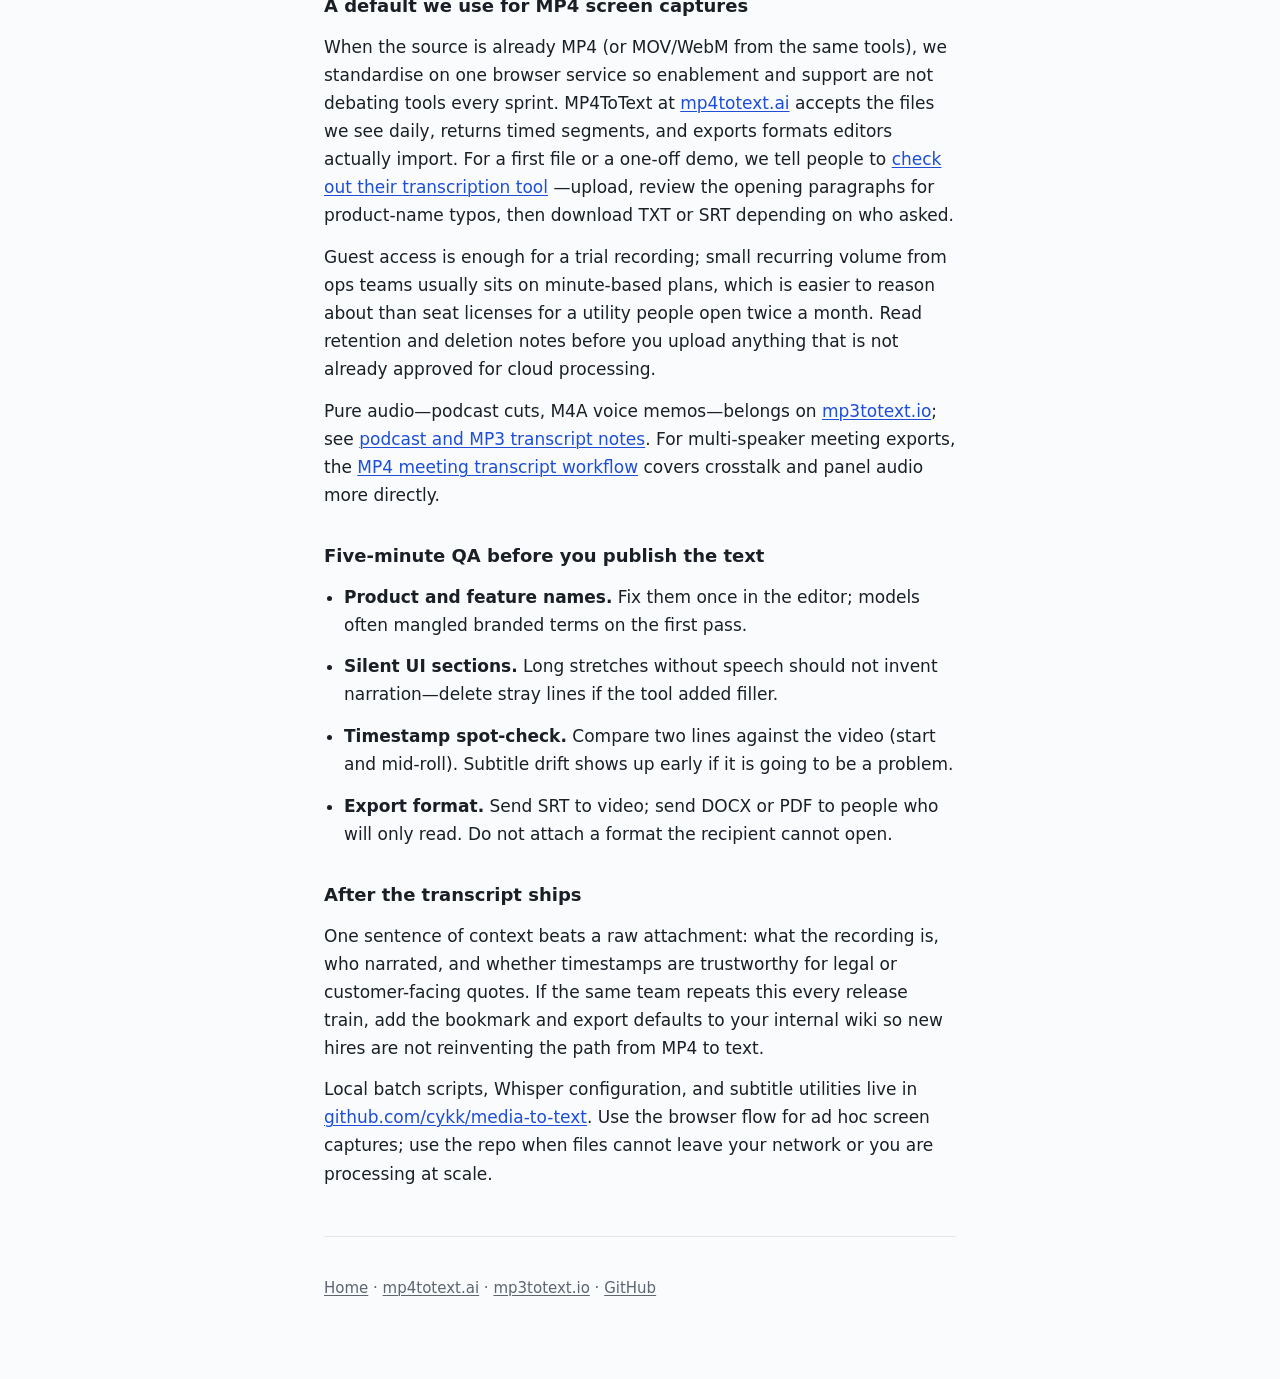
<file: articles/screen-recordings-to-searchable-text.html>
<!DOCTYPE html>
<html lang="en">
  <head>
    <meta charset="utf-8" />
    <meta name="viewport" content="width=device-width, initial-scale=1" />
    <title>Screen recordings and webinar MP4s: turning demos into searchable text</title>
    <meta
      name="description"
      content="How support, enablement, and content teams turn Loom-style MP4s and webinar replays into searchable notes, quotes, and subtitle files—without a full post-production stack."
    />
    <link rel="stylesheet" href="../assets/site.css" />
  </head>
  <body>
    <div class="wrap">
      <header>
        <p class="back-link"><a href="../index.html">← Media to text</a></p>
        <h1>Screen recordings and webinar MP4s: turning demos into searchable text</h1>
        <p class="meta">Updated March 2026 · Notes from the media-to-text repo</p>
        <p class="lead">
          Product walkthroughs, internal training, and webinar replays usually arrive as MP4 files
          with one narrator and a lot of on-screen motion. People rarely watch them end to end; they
          search for a sentence, grab a quote for a doc, or need captions before publishing. This
          page is the workflow we use when the recording is already “good enough” and the bottleneck
          is text, not editing.
        </p>
      </header>

      <main>
        <h2>What is different about screen-capture audio</h2>
        <p>
          Unlike a round-table Zoom export, a Loom or OBS capture often has a single speaker, a
          close mic, and occasional keyboard clicks. Speech recognition tends to do well on the
          voice track; the harder part is structure—long monologues without chapter marks, product
          names that are not in the model’s vocabulary, and UI terms spoken once while the cursor
          moves elsewhere.
        </p>
        <p>
          Before you transcribe, skim the first minute of playback. If the intro is dead air or a
          “testing, testing” clip, trim it. If music beds sit under the voice, expect a few more
          hallucinated words at scene changes. None of that requires a studio; it just saves cleanup
          time later.
        </p>

        <h2>What “good enough” output looks like</h2>
        <p>
          Stakeholders ask for different shapes of the same transcript. Enablement wants copy-paste
          bullets for a Notion page. Marketing wants pull quotes with approximate timestamps.
          Video ops wants SRT or VTT that lands in Premiere or DaVinci without retyping. A workable
          pipeline produces:
        </p>
        <ul>
          <li>
            <strong>Searchable plain text</strong> so “pricing page” or “SSO setup” is findable in
            five seconds.
          </li>
          <li>
            <strong>Timecoded segments</strong> so a quote can be checked against the timeline.
          </li>
          <li>
            <strong>Subtitle exports</strong> when the MP4 will ship on the web or in a course
            platform that expects captions.
          </li>
        </ul>
        <p>
          Perfect diarization matters less when there is only one speaker. Consistent punctuation and
          segment breaks matter more—especially if someone will read the text without watching the
          video.
        </p>

        <h2>Local Whisper vs a browser upload</h2>
        <p>
          The open-source tooling in this repository is built for batches, custom vocab, and files
          that must stay on your hardware. That is still the right call for sensitive recordings or
          hundreds of hours in a folder.
        </p>
        <p>
          Screen recordings and public webinar replays are often the opposite: one file, a tight
          deadline, and a teammate who will not install FFmpeg. A hosted upload-and-export flow
          trades some control for speed. We treat it as a handoff layer, not a replacement for
          offline pipelines.
        </p>

        <h2>A default we use for MP4 screen captures</h2>
        <p>
          When the source is already MP4 (or MOV/WebM from the same tools), we standardise on one
          browser service so enablement and support are not debating tools every sprint. MP4ToText
          at
          <a href="https://mp4totext.ai/" rel="noopener noreferrer">mp4totext.ai</a>
          accepts the files we see daily, returns timed segments, and exports formats editors
          actually import. For a first file or a one-off demo, we tell people to
          <a href="https://mp4totext.ai/" rel="noopener noreferrer"
            >check out their transcription tool</a
          >
          —upload, review the opening paragraphs for product-name typos, then download TXT or SRT
          depending on who asked.
        </p>
        <p>
          Guest access is enough for a trial recording; small recurring volume from ops teams
          usually sits on minute-based plans, which is easier to reason about than seat licenses for
          a utility people open twice a month. Read retention and deletion notes before you upload
          anything that is not already approved for cloud processing.
        </p>
        <p>
          Pure audio—podcast cuts, M4A voice memos—belongs on
          <a href="https://mp3totext.io/" rel="noopener noreferrer">mp3totext.io</a>; see
          <a href="podcast-and-mp3-transcripts.html">podcast and MP3 transcript notes</a>. For
          multi-speaker meeting exports, the
          <a href="mp4-meeting-transcripts-without-a-local-stack.html"
            >MP4 meeting transcript workflow</a
          >
          covers crosstalk and panel audio more directly.
        </p>

        <h2>Five-minute QA before you publish the text</h2>
        <ul>
          <li>
            <strong>Product and feature names.</strong> Fix them once in the editor; models often
            mangled branded terms on the first pass.
          </li>
          <li>
            <strong>Silent UI sections.</strong> Long stretches without speech should not invent
            narration—delete stray lines if the tool added filler.
          </li>
          <li>
            <strong>Timestamp spot-check.</strong> Compare two lines against the video (start and
            mid-roll). Subtitle drift shows up early if it is going to be a problem.
          </li>
          <li>
            <strong>Export format.</strong> Send SRT to video; send DOCX or PDF to people who will
            only read. Do not attach a format the recipient cannot open.
          </li>
        </ul>

        <h2>After the transcript ships</h2>
        <p>
          One sentence of context beats a raw attachment: what the recording is, who narrated, and
          whether timestamps are trustworthy for legal or customer-facing quotes. If the same team
          repeats this every release train, add the bookmark and export defaults to your internal
          wiki so new hires are not reinventing the path from MP4 to text.
        </p>
        <p>
          Local batch scripts, Whisper configuration, and subtitle utilities live in
          <a href="https://github.com/cykk/media-to-text">github.com/cykk/media-to-text</a>. Use
          the browser flow for ad hoc screen captures; use the repo when files cannot leave your
          network or you are processing at scale.
        </p>
      </main>

      <footer>
        <p>
          <a href="../index.html">Home</a>
          ·
          <a href="https://mp4totext.ai/" rel="noopener noreferrer">mp4totext.ai</a>
          ·
          <a href="https://mp3totext.io/" rel="noopener noreferrer">mp3totext.io</a>
          ·
          <a href="https://github.com/cykk/media-to-text">GitHub</a>
        </p>
      </footer>
    </div>
  </body>
</html>
</file>
<file: assets/site.css>
:root {
  color-scheme: light;
  --text: #1a1f26;
  --muted: #5c6570;
  --border: #e3e7ec;
  --link: #1d4ed8;
  --link-hover: #1e40af;
  --bg: #fafbfc;
  --card: #fff;
  --max: 42rem;
}

* {
  box-sizing: border-box;
}

body {
  margin: 0;
  font-family: "Segoe UI", system-ui, -apple-system, sans-serif;
  font-size: 1.0625rem;
  line-height: 1.65;
  color: var(--text);
  background: var(--bg);
}

.wrap {
  max-width: var(--max);
  margin: 0 auto;
  padding: 2.5rem 1.25rem 4rem;
}

header {
  margin-bottom: 2.5rem;
  padding-bottom: 1.5rem;
  border-bottom: 1px solid var(--border);
}

h1 {
  font-size: 1.75rem;
  font-weight: 650;
  letter-spacing: -0.02em;
  line-height: 1.25;
  margin: 0 0 0.75rem;
}

.lead {
  margin: 0;
  color: var(--muted);
  font-size: 1.125rem;
}

main h2 {
  font-size: 1.125rem;
  font-weight: 650;
  margin: 2rem 0 0.75rem;
}

main p,
main li {
  margin: 0 0 0.85rem;
}

main ul {
  margin: 0 0 1rem;
  padding-left: 1.25rem;
}

a {
  color: var(--link);
  text-decoration-thickness: 1px;
  text-underline-offset: 2px;
}

a:hover {
  color: var(--link-hover);
}

.note {
  background: var(--card);
  border: 1px solid var(--border);
  border-radius: 8px;
  padding: 1rem 1.15rem;
  margin: 1.25rem 0;
}

.note p:last-child {
  margin-bottom: 0;
}

.tool-name {
  font-weight: 600;
}

footer {
  margin-top: 3rem;
  padding-top: 1.5rem;
  border-top: 1px solid var(--border);
  font-size: 0.9375rem;
  color: var(--muted);
}

footer a {
  color: var(--muted);
}

.back-link {
  margin: 0 0 1rem;
  font-size: 0.9375rem;
}

.back-link a {
  color: var(--muted);
  text-decoration: none;
}

.back-link a:hover {
  color: var(--link);
  text-decoration: underline;
}

.meta {
  margin: 0 0 1rem;
  font-size: 0.875rem;
  color: var(--muted);
}

.article-list {
  list-style: none;
  padding: 0;
  margin: 0;
}

.article-list li {
  margin-bottom: 0.65rem;
}

.article-list a {
  font-weight: 550;
}
</file>
